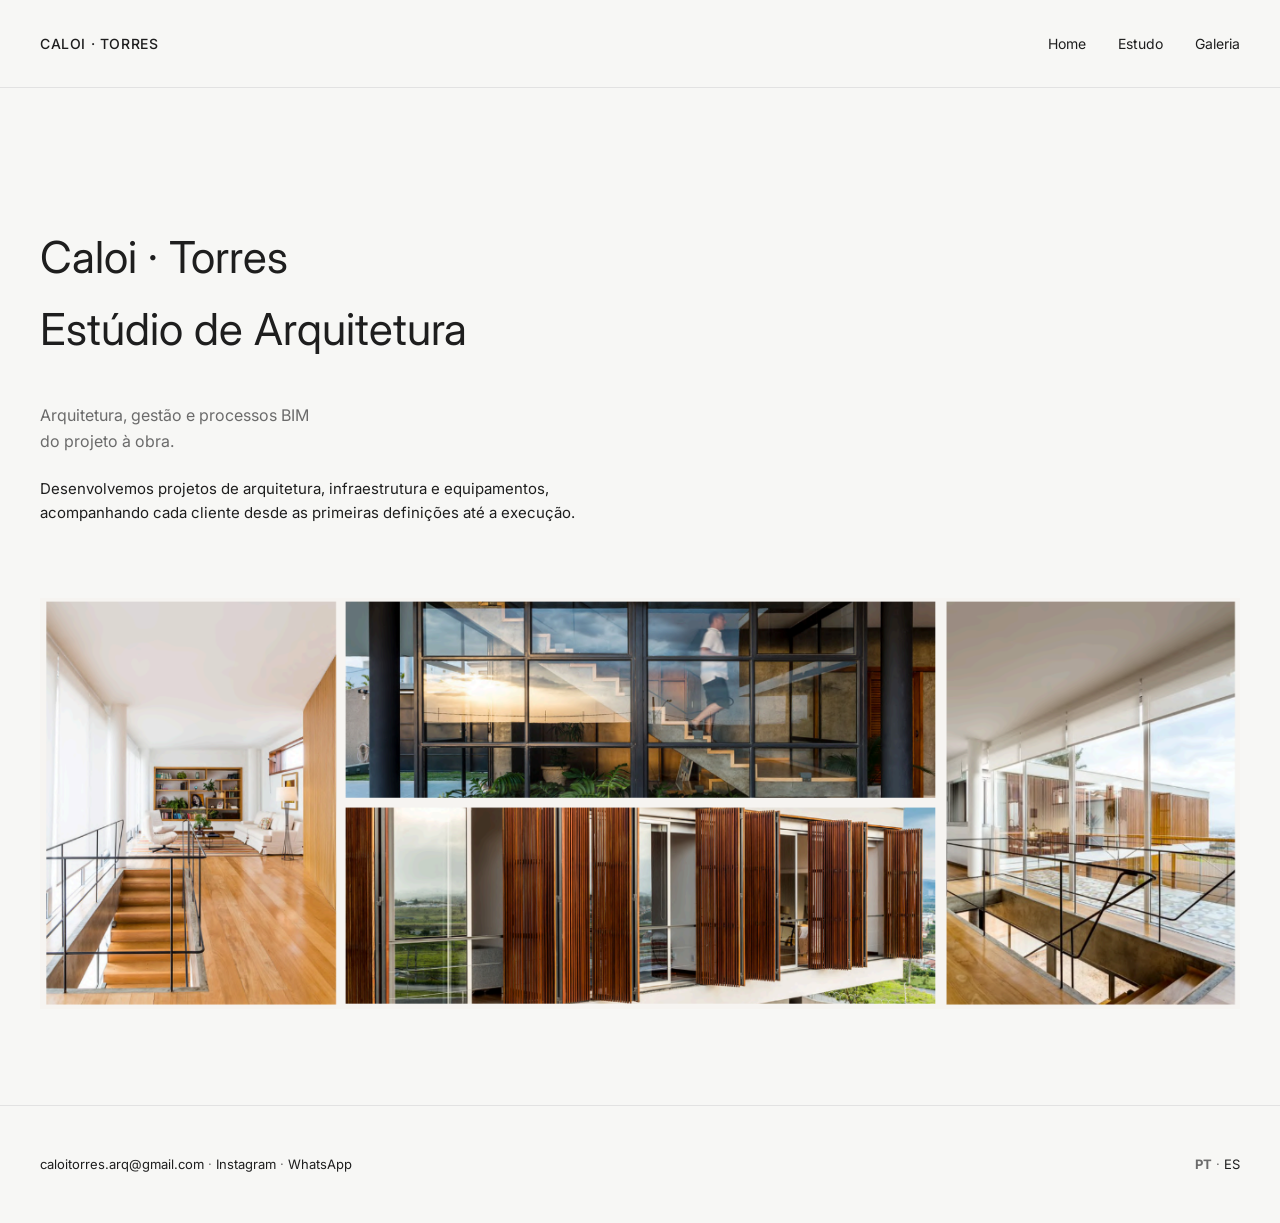
<file: index.html>
<!DOCTYPE html>
<html lang="pt-BR">
<head>
  <meta charset="UTF-8">
  <title>Caloi · Torres — Estúdio de Arquitetura</title>
  <meta name="viewport" content="width=device-width, initial-scale=1.0">

  <link rel="preconnect" href="https://fonts.googleapis.com">
  <link rel="preconnect" href="https://fonts.gstatic.com" crossorigin>
  <link href="https://fonts.googleapis.com/css2?family=Inter:wght@300;400;500&display=swap" rel="stylesheet">

  <link rel="stylesheet" href="css/style.css">
</head>

<body>

<header class="site-header">
  <div class="site-header-inner">
    <div class="site-logo">CALOI · TORRES</div>

    <nav class="site-nav">
      <a href="index.html">Home</a>
      <a href="estudo.html">Estudo</a>
      <a href="galeria.html">Galeria</a>
    </nav>
  </div>
</header>

<main class="container">

  <section class="home-text">
    <h1>Caloi · Torres<br>Estúdio de Arquitetura</h1>

    <p class="lead">
      Arquitetura, gestão e processos BIM<br>
      do projeto à obra.
    </p>

    <p>
      Desenvolvemos projetos de arquitetura, infraestrutura e equipamentos,
      acompanhando cada cliente desde as primeiras definições até a execução.
    </p>
  </section>

  <section class="home-image">
    <img src="img/home.png" alt="Projeto Caloi · Torres">
  </section>

</main>

<footer class="footer footer-wide">
  <div>
    <a href="mailto:caloitorres.arq@gmail.com">caloitorres.arq@gmail.com</a>
    · <a href="https://www.instagram.com/caloitorres.arq">Instagram</a>
    · <a href="https://wa.me/549XXXXXXXXXX">WhatsApp</a>
  </div>

  <div>
    <strong>PT</strong> · <a href="es/">ES</a>
  </div>
</footer>

</body>
</html>
</file>
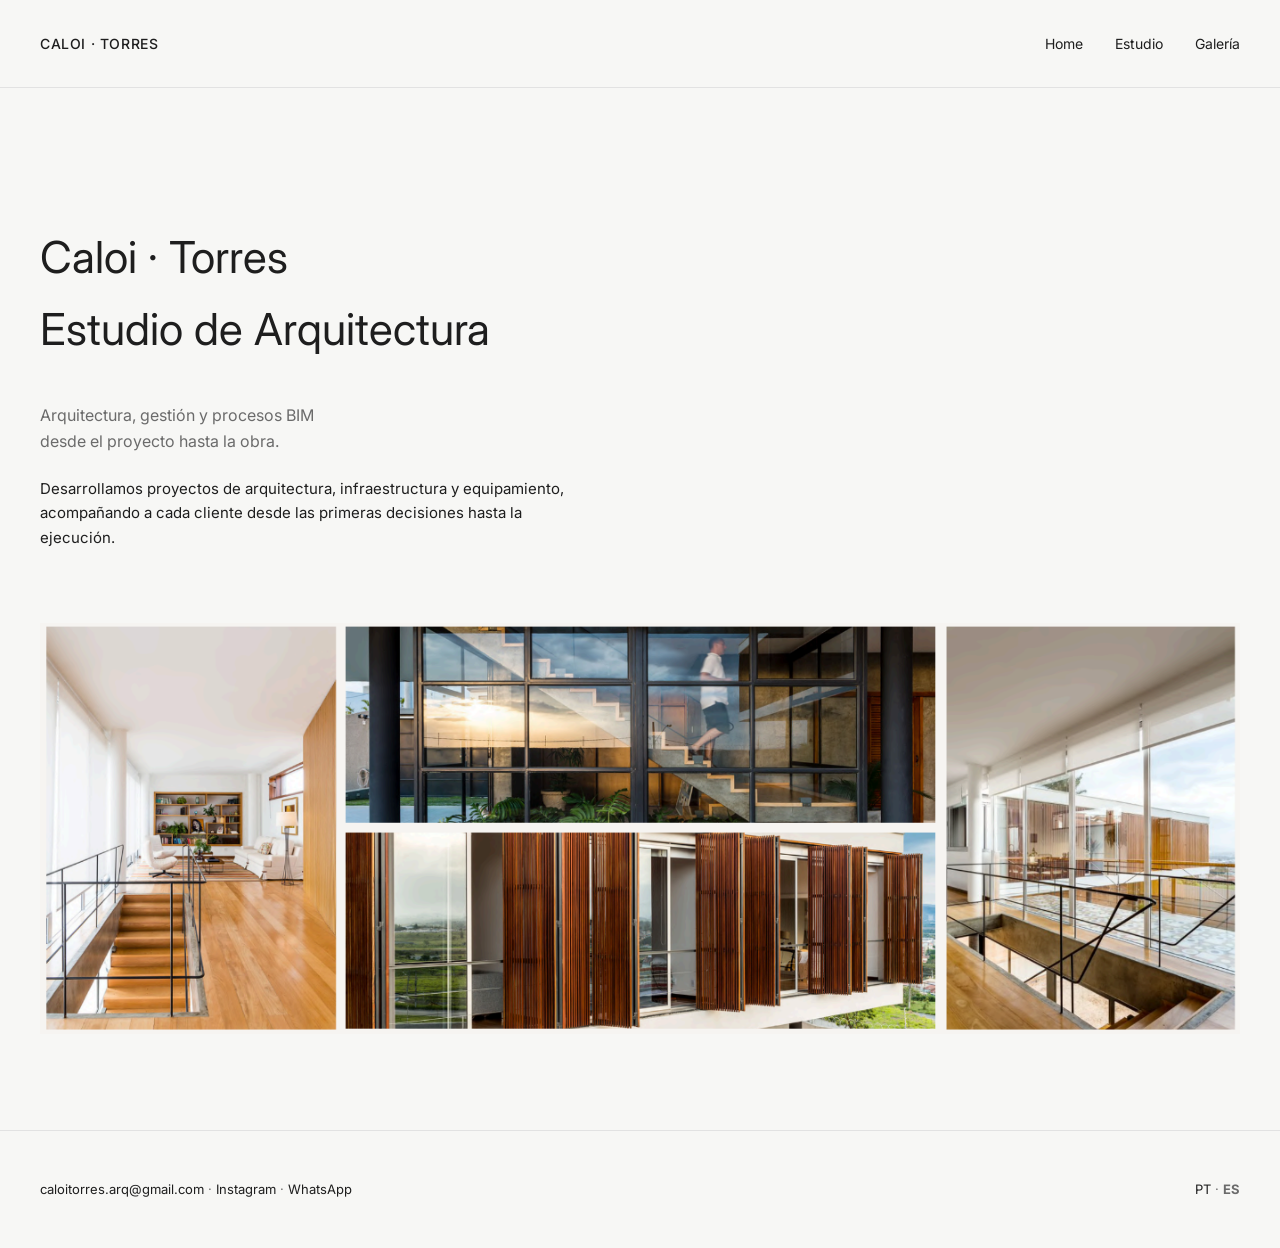
<file: es/index.html>
<!DOCTYPE html>
<html lang="es">
<head>
  <meta charset="UTF-8">
  <title>Caloi · Torres — Estudio de Arquitectura</title>
  <meta name="viewport" content="width=device-width, initial-scale=1.0">

  <link rel="preconnect" href="https://fonts.googleapis.com">
  <link rel="preconnect" href="https://fonts.gstatic.com" crossorigin>
  <link href="https://fonts.googleapis.com/css2?family=Inter:wght@300;400;500&display=swap" rel="stylesheet">

  <link rel="stylesheet" href="../css/style.css">
</head>

<body>

<header class="site-header">
  <div class="site-header-inner">
    <div class="site-logo">CALOI · TORRES</div>

    <nav class="site-nav">
      <a href="./">Home</a>
      <a href="estudio.html">Estudio</a>
      <a href="galeria.html">Galería</a>
    </nav>
  </div>
</header>

<main class="container">

  <section class="home-text">
    <h1>Caloi · Torres<br>Estudio de Arquitectura</h1>

    <p class="lead">
      Arquitectura, gestión y procesos BIM<br>
      desde el proyecto hasta la obra.
    </p>

    <p>
      Desarrollamos proyectos de arquitectura, infraestructura
      y equipamiento, acompañando a cada cliente
      desde las primeras decisiones hasta la ejecución.
    </p>
  </section>

  <section class="home-image">
    <img src="../img/home.png" alt="Proyecto Caloi · Torres">
  </section>

</main>

<footer class="footer footer-wide">
  <div>
    <a href="mailto:caloitorres.arq@gmail.com">caloitorres.arq@gmail.com</a>
    · <a href="https://www.instagram.com/caloitorres.arq">Instagram</a>
    · <a href="https://wa.me/549XXXXXXXXXX">WhatsApp</a>
  </div>

  <div>
    <a href="../">PT</a> · <strong>ES</strong>
  </div>
</footer>

</body>
</html>
</file>
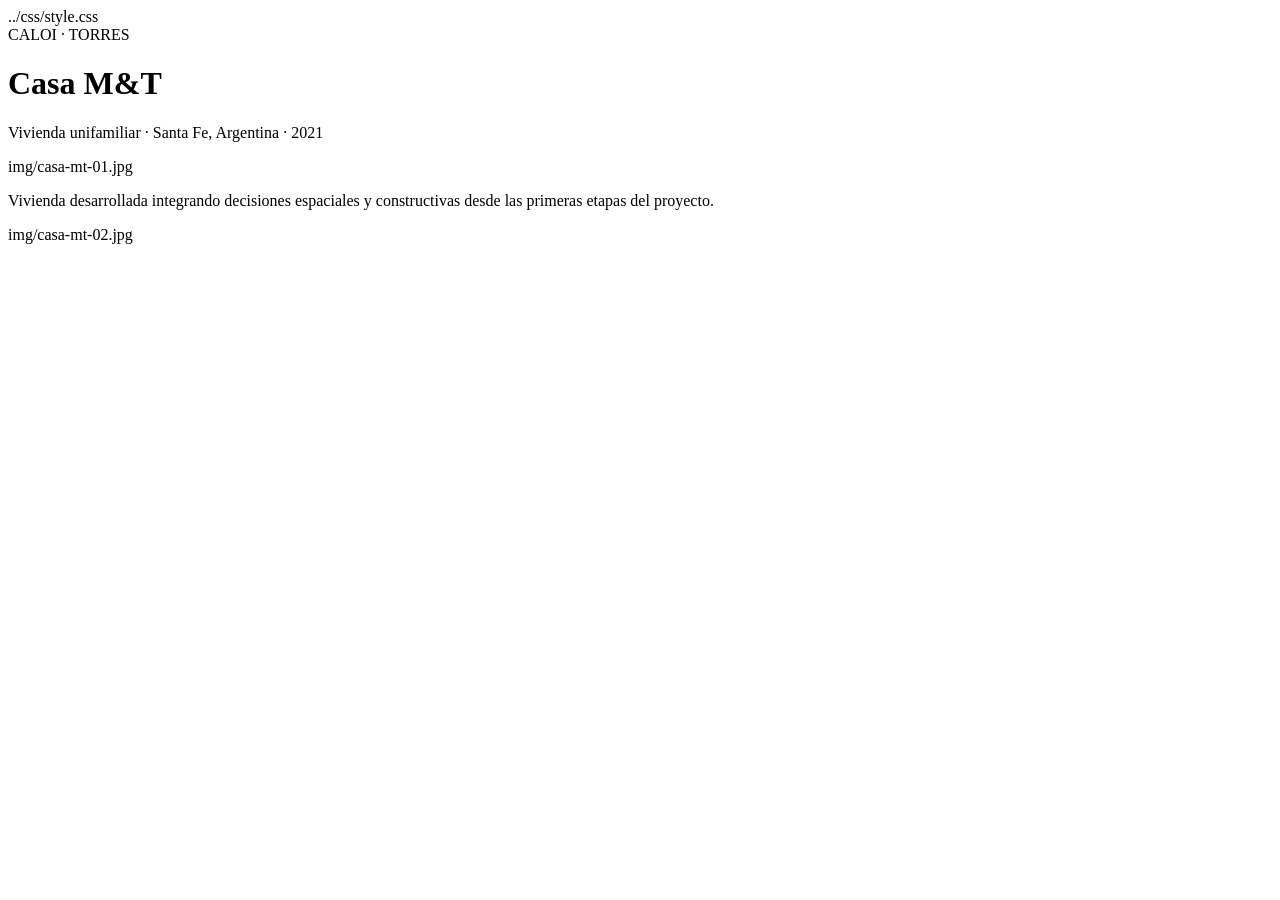
<file: casa-mt.html>
<!DOCTYPE html>
<html lang="es">
<head>
  <meta charset="UTF-8">
  <title>Casa M&amp;T — Caloi · Torres</title>
  <meta name="viewport" content="width=device-width, initial-scale=1.0">
  ../css/style.css
</head>

<body>

<header class="site-header">
  <div class="site-logo">CALOI · TORRES</div>
</header>

<main class="container">

  <h1>Casa M&amp;T</h1>
  <p>Vivienda unifamiliar · Santa Fe, Argentina · 2021</p>

  img/casa-mt-01.jpg

  <p>
    Vivienda desarrollada integrando decisiones espaciales
    y constructivas desde las primeras etapas del proyecto.
  </p>

  img/casa-mt-02.jpg

</main>

</body>
</html>
</file>
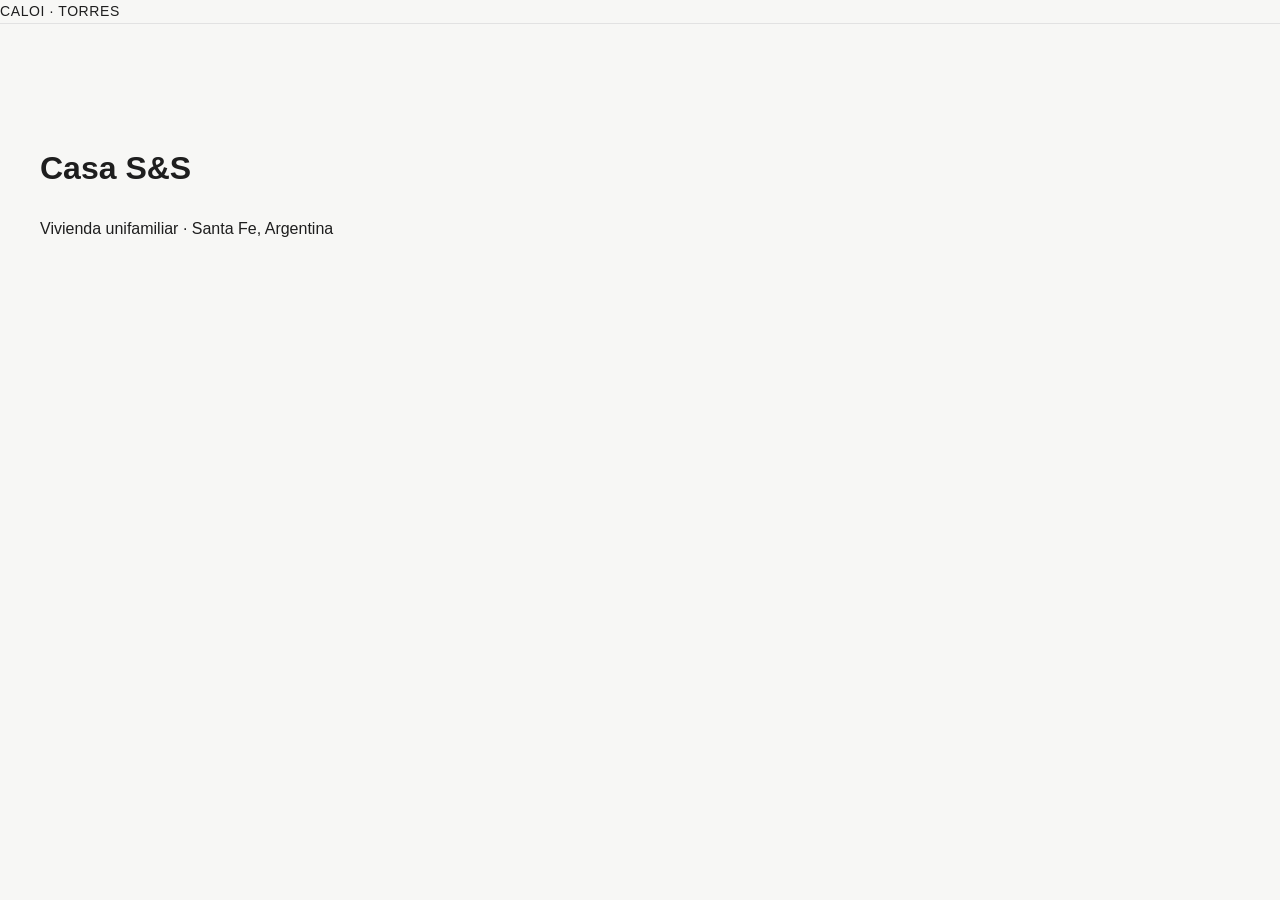
<file: casa-ss.html>
<!DOCTYPE html>
<html lang="es">
<head>
  <meta charset="UTF-8">
  <title>Casa S&amp;S — Caloi · Torres</title>
  <meta name="viewport" content="width=device-width, initial-scale=1.0">

  <link rel="stylesheet" href="../css/style.css">
</head>

<body>

<header class="site-header">
  <div class="site-logo">CALOI · TORRES</div>
</header>

<main class="container">
  <h1>Casa S&amp;S</h1>
  <p>Vivienda unifamiliar · Santa Fe, Argentina</p>
</main>

</body>
</html>
</file>
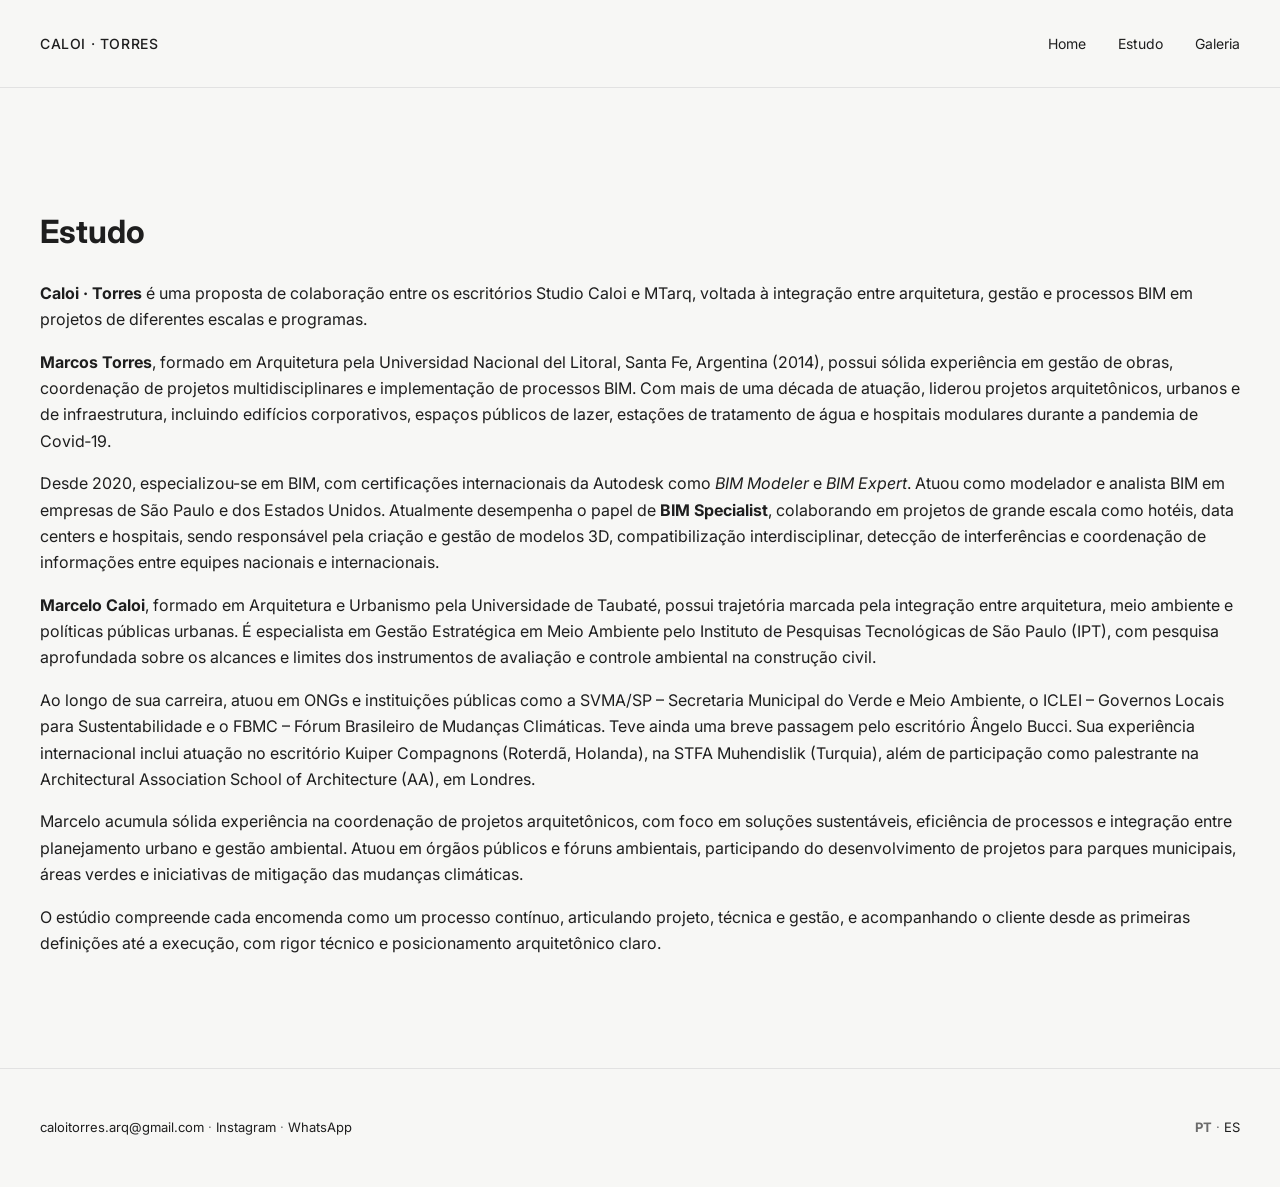
<file: estudo.html>
<!DOCTYPE html>
<html lang="pt-BR">
<head>
  <meta charset="UTF-8">
  <title>Estudo — Caloi · Torres</title>
  <meta name="viewport" content="width=device-width, initial-scale=1.0">

  <link rel="preconnect" href="https://fonts.googleapis.com">
  <link rel="preconnect" href="https://fonts.gstatic.com" crossorigin>
  <link href="https://fonts.googleapis.com/css2?family=Inter:wght@300;400;500&display=swap" rel="stylesheet">

  <link rel="stylesheet" href="css/style.css">
</head>

<body>

<header class="site-header">
  <div class="site-header-inner">
    <div class="site-logo">CALOI · TORRES</div>

    <nav class="site-nav">
      <a href="index.html">Home</a>
      <a href="estudo.html">Estudo</a>
      <a href="galeria.html">Galeria</a>
    </nav>
  </div>
</header>

<main class="container">
  <h1>Estudo</h1>

  <p>
    <strong>Caloi · Torres</strong> é uma proposta de colaboração entre os escritórios
    Studio Caloi e MTarq, voltada à integração entre arquitetura, gestão e processos BIM
    em projetos de diferentes escalas e programas.
  </p>

  <p>
    <strong>Marcos Torres</strong>, formado em Arquitetura pela Universidad Nacional del Litoral,
    Santa Fe, Argentina (2014), possui sólida experiência em gestão de obras,
    coordenação de projetos multidisciplinares e implementação de processos BIM.
    Com mais de uma década de atuação, liderou projetos arquitetônicos, urbanos e
    de infraestrutura, incluindo edifícios corporativos, espaços públicos de lazer,
    estações de tratamento de água e hospitais modulares durante a pandemia de Covid‑19.
  </p>

  <p>
    Desde 2020, especializou-se em BIM, com certificações internacionais da Autodesk
    como <em>BIM Modeler</em> e <em>BIM Expert</em>. Atuou como modelador e analista BIM
    em empresas de São Paulo e dos Estados Unidos. Atualmente desempenha o papel de
    <strong>BIM Specialist</strong>, colaborando em projetos de grande escala como hotéis,
    data centers e hospitais, sendo responsável pela criação e gestão de modelos 3D,
    compatibilização interdisciplinar, detecção de interferências e coordenação de
    informações entre equipes nacionais e internacionais.
  </p>

  <p>
    <strong>Marcelo Caloi</strong>, formado em Arquitetura e Urbanismo pela Universidade de Taubaté,
    possui trajetória marcada pela integração entre arquitetura, meio ambiente e políticas
    públicas urbanas. É especialista em Gestão Estratégica em Meio Ambiente pelo Instituto
    de Pesquisas Tecnológicas de São Paulo (IPT), com pesquisa aprofundada sobre os alcances
    e limites dos instrumentos de avaliação e controle ambiental na construção civil.
  </p>

  <p>
    Ao longo de sua carreira, atuou em ONGs e instituições públicas como a
    SVMA/SP – Secretaria Municipal do Verde e Meio Ambiente, o ICLEI – Governos Locais para
    Sustentabilidade e o FBMC – Fórum Brasileiro de Mudanças Climáticas. Teve ainda uma
    breve passagem pelo escritório Ângelo Bucci. Sua experiência internacional inclui atuação
    no escritório Kuiper Compagnons (Roterdã, Holanda), na STFA Muhendislik (Turquia), além
    de participação como palestrante na Architectural Association School of Architecture
    (AA), em Londres.
  </p>

  <p>
    Marcelo acumula sólida experiência na coordenação de projetos arquitetônicos, com foco
    em soluções sustentáveis, eficiência de processos e integração entre planejamento urbano
    e gestão ambiental. Atuou em órgãos públicos e fóruns ambientais, participando do
    desenvolvimento de projetos para parques municipais, áreas verdes e iniciativas de
    mitigação das mudanças climáticas.
  </p>

  <p>
    O estúdio compreende cada encomenda como um processo contínuo, articulando projeto,
    técnica e gestão, e acompanhando o cliente desde as primeiras definições até a execução,
    com rigor técnico e posicionamento arquitetônico claro.
  </p>
</main>

<footer class="footer footer-wide">
  <div>
    <a href="mailto:caloitorres.arq@gmail.com">caloitorres.arq@gmail.com</a>
    · <a href="https://www.instagram.com/caloitorres.arq">Instagram</a>
    · <a href="https://wa.me/549XXXXXXXXXX">WhatsApp</a>
  </div>

  <div>
    <strong>PT</strong> · <a href="es/estudio.html">ES</a>
  </div>
</footer>

</body>
</html>
</file>
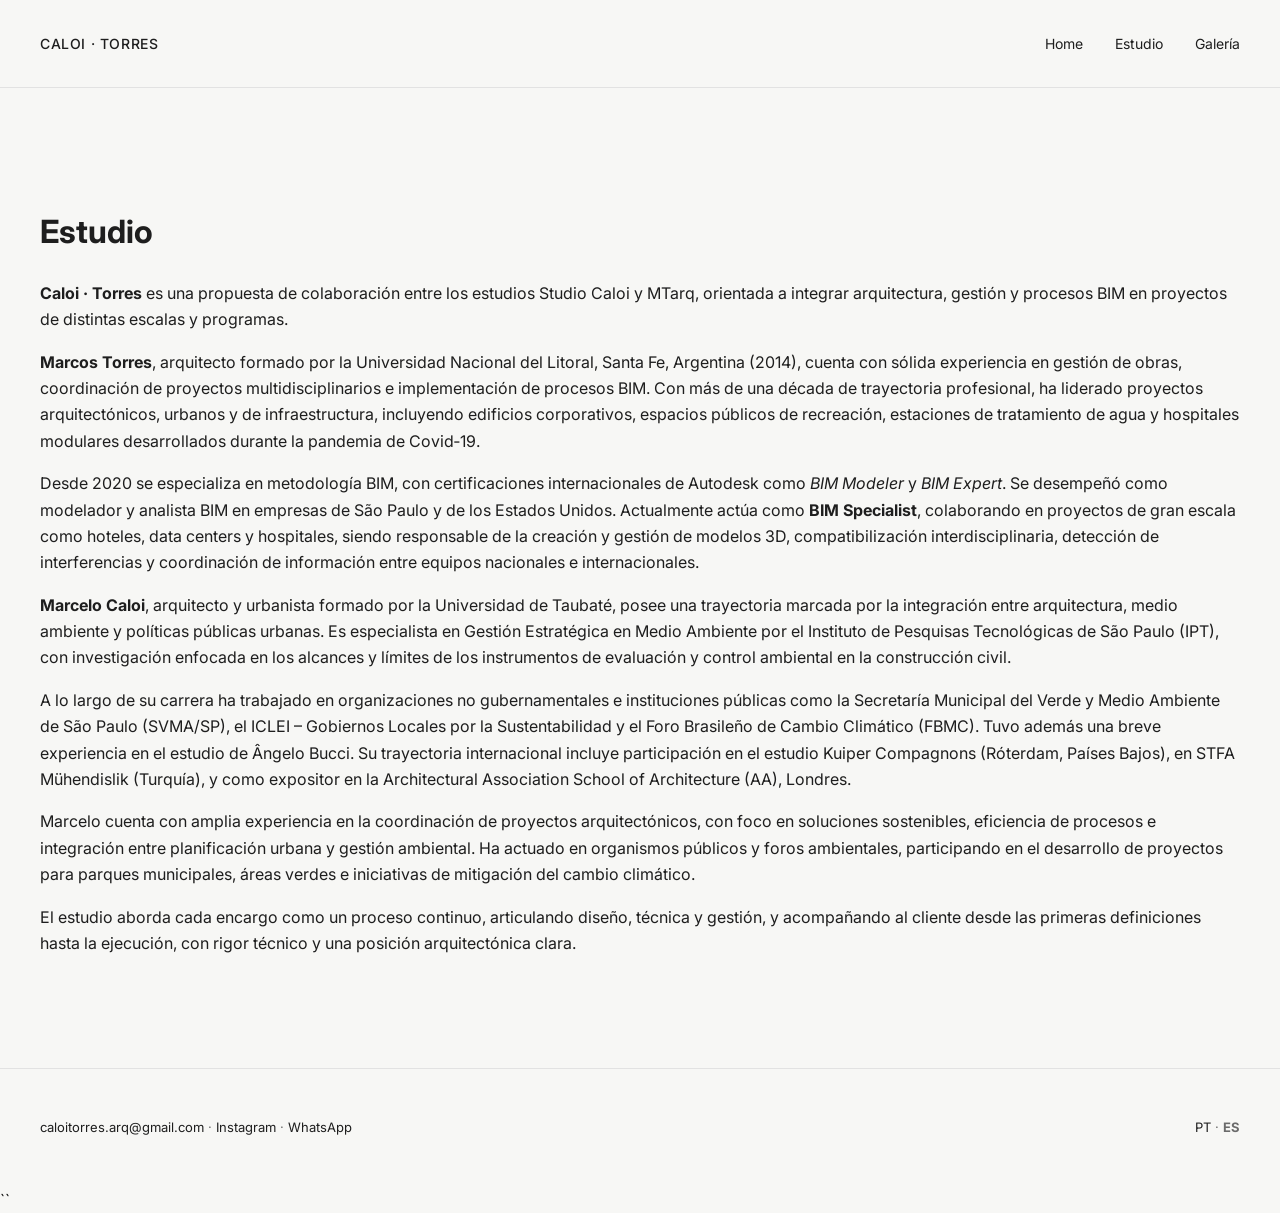
<file: es/estudio.html>
<!DOCTYPE html>
<html lang="es">
<head>
  <meta charset="UTF-8">
  <title>Estudio — Caloi · Torres</title>
  <meta name="viewport" content="width=device-width, initial-scale=1.0">

  <link rel="preconnect" href="https://fonts.googleapis.com">
  <link rel="preconnect" href="https://fonts.gstatic.com" crossorigin>
  <link href="https://fonts.googleapis.com/css2?family=Inter:wght@300;400;500&display=swap" rel="stylesheet">

  <link rel="stylesheet" href="../css/style.css">
</head>

<body>

<header class="site-header">
  <div class="site-header-inner">
    <div class="site-logo">CALOI · TORRES</div>

    <nav class="site-nav">
      <a href="./">Home</a>
      <a href="estudio.html">Estudio</a>
      <a href="galeria.html">Galería</a>
    </nav>
  </div>
</header>

<main class="container">
  <h1>Estudio</h1>

  <p>
    <strong>Caloi · Torres</strong> es una propuesta de colaboración entre los estudios
    Studio Caloi y MTarq, orientada a integrar arquitectura, gestión y procesos BIM
    en proyectos de distintas escalas y programas.
  </p>

  <p>
    <strong>Marcos Torres</strong>, arquitecto formado por la Universidad Nacional del Litoral,
    Santa Fe, Argentina (2014), cuenta con sólida experiencia en gestión de obras, coordinación
    de proyectos multidisciplinarios e implementación de procesos BIM. Con más de una década
    de trayectoria profesional, ha liderado proyectos arquitectónicos, urbanos y de
    infraestructura, incluyendo edificios corporativos, espacios públicos de recreación,
    estaciones de tratamiento de agua y hospitales modulares desarrollados durante la pandemia
    de Covid‑19.
  </p>

  <p>
    Desde 2020 se especializa en metodología BIM, con certificaciones internacionales de
    Autodesk como <em>BIM Modeler</em> y <em>BIM Expert</em>. Se desempeñó como modelador y
    analista BIM en empresas de São Paulo y de los Estados Unidos. Actualmente actúa como
    <strong>BIM Specialist</strong>, colaborando en proyectos de gran escala como hoteles,
    data centers y hospitales, siendo responsable de la creación y gestión de modelos 3D,
    compatibilización interdisciplinaria, detección de interferencias y coordinación de
    información entre equipos nacionales e internacionales.
  </p>

  <p>
    <strong>Marcelo Caloi</strong>, arquitecto y urbanista formado por la Universidad de
    Taubaté, posee una trayectoria marcada por la integración entre arquitectura, medio
    ambiente y políticas públicas urbanas. Es especialista en Gestión Estratégica en Medio
    Ambiente por el Instituto de Pesquisas Tecnológicas de São Paulo (IPT), con investigación
    enfocada en los alcances y límites de los instrumentos de evaluación y control ambiental en
    la construcción civil.
  </p>

  <p>
    A lo largo de su carrera ha trabajado en organizaciones no gubernamentales e instituciones
    públicas como la Secretaría Municipal del Verde y Medio Ambiente de São Paulo (SVMA/SP),
    el ICLEI – Gobiernos Locales por la Sustentabilidad y el Foro Brasileño de Cambio Climático
    (FBMC). Tuvo además una breve experiencia en el estudio de Ângelo Bucci. Su trayectoria
    internacional incluye participación en el estudio Kuiper Compagnons (Róterdam, Países
    Bajos), en STFA Mühendislik (Turquía), y como expositor en la Architectural Association
    School of Architecture (AA), Londres.
  </p>

  <p>
    Marcelo cuenta con amplia experiencia en la coordinación de proyectos arquitectónicos,
    con foco en soluciones sostenibles, eficiencia de procesos e integración entre planificación
    urbana y gestión ambiental. Ha actuado en organismos públicos y foros ambientales,
    participando en el desarrollo de proyectos para parques municipales, áreas verdes e
    iniciativas de mitigación del cambio climático.
  </p>

  <p>
    El estudio aborda cada encargo como un proceso continuo, articulando diseño, técnica
    y gestión, y acompañando al cliente desde las primeras definiciones hasta la ejecución,
    con rigor técnico y una posición arquitectónica clara.
  </p>
</main>

<footer class="footer footer-wide">
  <div>
    <a href="mailto:caloitorres.arq@gmail.com">caloitorres.arq@gmail.com</a>
    · <a href="https://www.instagram.com/caloitorres.arq">Instagram</a>
    · <a href="https://wa.me/549XXXXXXXXXX">WhatsApp</a>
  </div>

  <div>
    <a href="../estudo.html">PT</a> · <strong>ES</strong>
  </div>
</footer>

</body>
</html>
``
</file>
<file: css/style.css>
/* =========================
   VARIABLES
   ========================= */

:root {
  --bg: #f7f7f5;
  --text: #1e1e1e;
  --muted: #6b6b6b;
  --border: #e2e2e2;
  --accent: #4f6f63;
}

/* =========================
   RESET
   ========================= */

* {
  box-sizing: border-box;
}

body {
  margin: 0;
  font-family: 'Inter', Arial, Helvetica, sans-serif;
  background: var(--bg);
  color: var(--text);
  line-height: 1.65;
  overflow-x: hidden;
}

/* =========================
   LINKS
   ========================= */

a {
  color: var(--text);
  text-decoration: none;
}

a:hover {
  color: var(--accent);
}

/* =========================
   HEADER
   ========================= */

.site-header {
  background: var(--bg);
  border-bottom: 1px solid var(--border);
}

.site-header-inner {
  max-width: 1400px;
  margin: 0 auto;
  padding: 32px 40px;

  display: flex;
  justify-content: space-between;
  align-items: center;
}

.site-logo {
  font-size: 14px;
  letter-spacing: 0.6px;
  font-weight: 500;
}

/* =========================
   NAV
   ========================= */

.site-nav {
  display: flex;
  gap: 32px;
  font-size: 14px;
}

/* =========================
   MAIN CONTAINER
   ========================= */

.container {
  max-width: 1400px;
  margin: 0 auto;
  padding: 96px 40px;
}

/* =========================
   HOME
   ========================= */

.home-text h1 {
  font-size: 44px;
  font-weight: 400;
  margin-bottom: 36px;
}

.home-text p {
  max-width: 560px;
  font-size: 15px;
  margin-bottom: 22px;
}

.home-text p.lead {
  font-size: 16px;
  color: var(--muted);
}

/* IMAGEN HOME */

.home-image {
  margin-top: 72px;
}

.home-image img {
  width: 100%;
  max-width: 1200px;
  display: block;
}

/* =========================
   GALERÍA — FULL WIDTH
   ========================= */

.gallery-grid {
  display: flex;
  flex-direction: column;
  gap: 96px;
  margin-top: 64px;
}

.gallery-grid a {
  display: block;
}

.gallery-grid img {
  width: 100%;
  max-width: none;
  display: block;
  transition: opacity 0.25s ease;
}

.gallery-grid img:hover {
  opacity: 0.9;
}

/* =========================
   FOOTER
   ========================= */

.footer {
  border-top: 1px solid var(--border);
  padding: 48px 40px;
  font-size: 13px;
  color: var(--muted);
}

.footer-wide {
  max-width: 1400px;
  margin: 0 auto;

  display: flex;
  justify-content: space-between;
  align-items: center;
}

/* =========================
   MOBILE (RESPONSIVE)
   ========================= */

@media (max-width: 768px) {

  .site-header-inner {
    padding: 20px 20px;
    flex-direction: column;
    align-items: flex-start;
    gap: 16px;
  }

  .site-nav {
    gap: 20px;
    font-size: 13px;
  }

  .container {
    padding: 48px 20px;
  }

  .home-text h1 {
    font-size: 30px;
    margin-bottom: 24px;
  }

  .home-text p {
    font-size: 14px;
    margin-bottom: 18px;
  }

  .home-text p.lead {
    font-size: 14px;
  }

  .home-image {
    margin-top: 40px;
  }

  .home-image img {
    max-width: 100%;
  }

  .gallery-grid {
    gap: 56px;
    margin-top: 40px;
  }

  .footer {
    padding: 32px 20px;
  }

  .footer-wide {
    flex-direction: column;
    align-items: flex-start;
    gap: 12px;
  }
}
</file>
